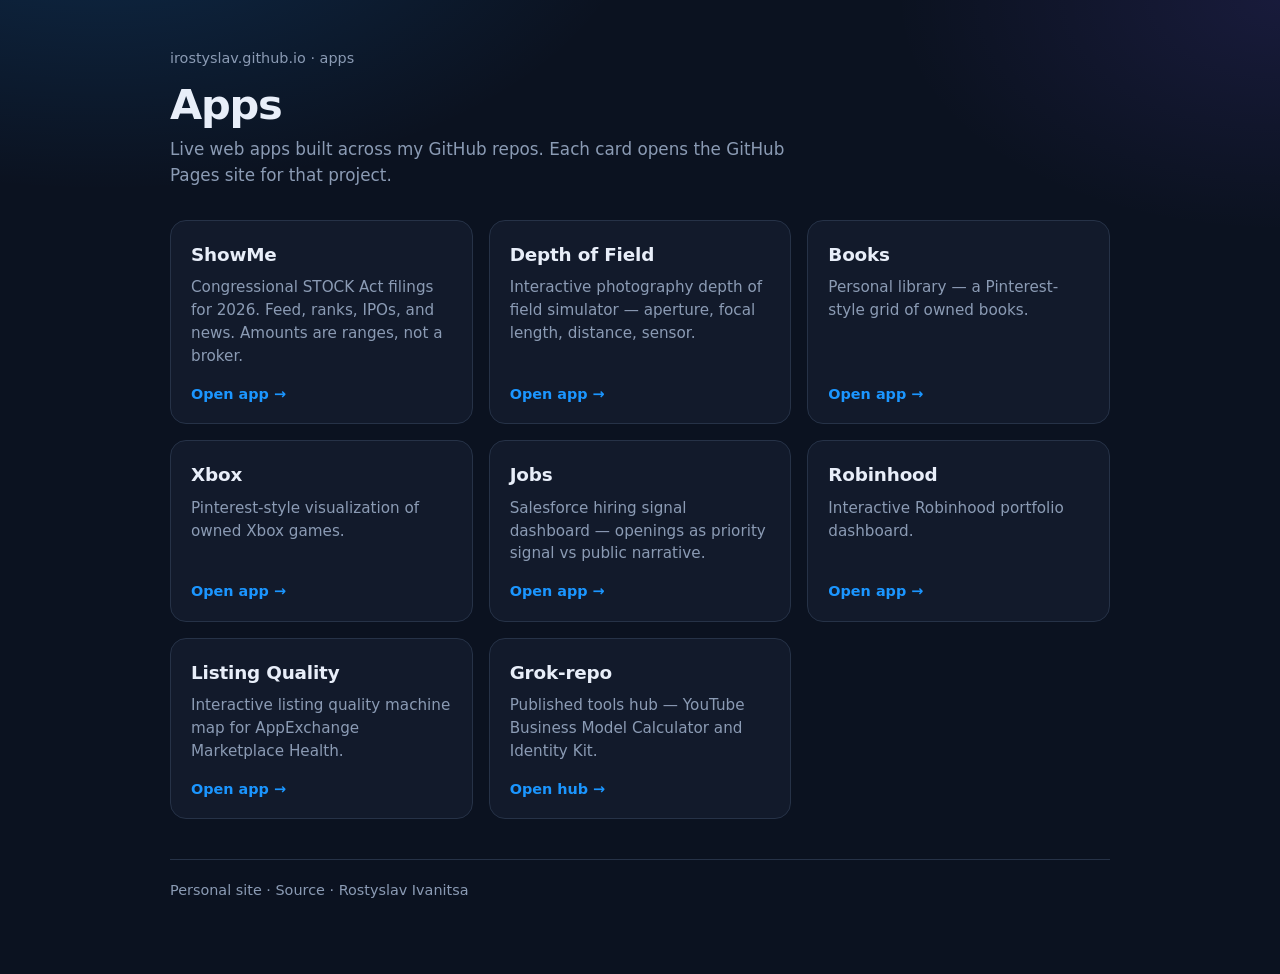
<file: index.html>
<!DOCTYPE html>
<html lang="en">
<head>
  <meta name="robots" content="noindex, nofollow, noarchive, nosnippet, noimageindex, noai, noimageai" />
  <meta name="googlebot" content="noindex, nofollow, noarchive, nosnippet" />
  <meta name="tdm-reservation" content="1" />
  <link rel="tdm-reservation" href="/.well-known/tdmrep.json" />

  <meta charset="UTF-8" />
  <meta name="viewport" content="width=device-width, initial-scale=1" />
  <meta name="description" content="Live web apps by Rostyslav Ivanitsa — books, games, hiring signals, portfolio, and more." />
  <title>Apps — Rostyslav Ivanitsa</title>
  <link rel="stylesheet" href="styles.css" />
</head>
<body>
  <div class="wrap">
    <header class="hero">
      <p class="eyebrow"><a href="https://irostyslav.github.io/">irostyslav.github.io</a> · apps</p>
      <h1>Apps</h1>
      <p class="lede">Live web apps built across my GitHub repos. Each card opens the GitHub Pages site for that project.</p>
    </header>

    <main class="grid" aria-label="Published apps">
      <a class="card" href="https://irostyslav.github.io/apps/showme/" target="_blank" rel="noopener noreferrer">
        <h2>ShowMe</h2>
        <p>Congressional STOCK Act filings for 2026. Feed, ranks, IPOs, and news. Amounts are ranges, not a broker.</p>
        <span class="cta">Open app</span>
      </a>

      <a class="card" href="https://irostyslav.github.io/apps/depth-of-field/" target="_blank" rel="noopener noreferrer">
        <h2>Depth of Field</h2>
        <p>Interactive photography depth of field simulator — aperture, focal length, distance, sensor.</p>
        <span class="cta">Open app</span>
      </a>

      <a class="card" href="https://irostyslav.github.io/Books/" target="_blank" rel="noopener noreferrer">
        <h2>Books</h2>
        <p>Personal library — a Pinterest-style grid of owned books.</p>
        <span class="cta">Open app</span>
      </a>

      <a class="card" href="https://irostyslav.github.io/Xbox/" target="_blank" rel="noopener noreferrer">
        <h2>Xbox</h2>
        <p>Pinterest-style visualization of owned Xbox games.</p>
        <span class="cta">Open app</span>
      </a>

      <a class="card" href="https://irostyslav.github.io/Jobs/" target="_blank" rel="noopener noreferrer">
        <h2>Jobs</h2>
        <p>Salesforce hiring signal dashboard — openings as priority signal vs public narrative.</p>
        <span class="cta">Open app</span>
      </a>

      <a class="card" href="https://irostyslav.github.io/Robinhood/" target="_blank" rel="noopener noreferrer">
        <h2>Robinhood</h2>
        <p>Interactive Robinhood portfolio dashboard.</p>
        <span class="cta">Open app</span>
      </a>

      <a class="card" href="https://irostyslav.github.io/lq-machine/" target="_blank" rel="noopener noreferrer">
        <h2>Listing Quality</h2>
        <p>Interactive listing quality machine map for AppExchange Marketplace Health.</p>
        <span class="cta">Open app</span>
      </a>

      <a class="card" href="https://irostyslav.github.io/Grok-repo/" target="_blank" rel="noopener noreferrer">
        <h2>Grok-repo</h2>
        <p>Published tools hub — YouTube Business Model Calculator and Identity Kit.</p>
        <span class="cta">Open hub</span>
      </a>
    </main>

    <footer class="foot">
      <p>
        <a href="https://irostyslav.github.io/" target="_blank" rel="noopener noreferrer">Personal site</a>
        ·
        <a href="https://github.com/irostyslav/apps" target="_blank" rel="noopener noreferrer">Source</a>
        ·
        Rostyslav Ivanitsa
      </p>
    </footer>
  </div>
</body>
</html>
</file>
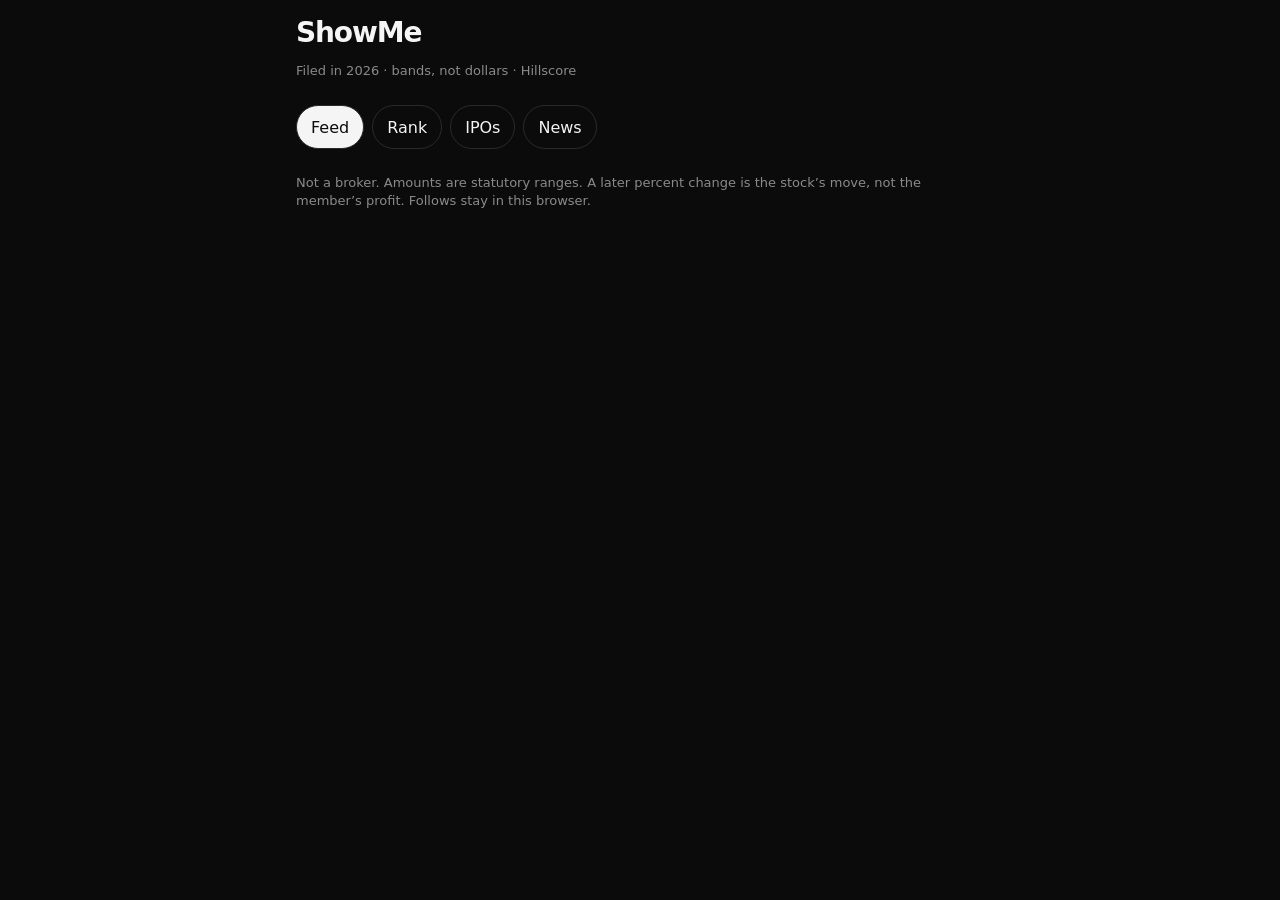
<file: showme/index.html>
<!DOCTYPE html>
<html lang="en">
<head>
<meta name="robots" content="noindex, nofollow, noarchive, nosnippet, noimageindex, noai, noimageai" />
<meta name="googlebot" content="noindex, nofollow" />
<meta name="tdm-reservation" content="1" />
<link rel="tdm-reservation" href="/.well-known/tdmrep.json" />
<meta charset="utf-8" />
<meta name="viewport" content="width=device-width, initial-scale=1, viewport-fit=cover" />
<meta name="description" content="Congressional STOCK Act filings disclosed in 2026. Amounts are ranges. Not a broker." />
<meta name="theme-color" content="#0B0B0B" />
<title>ShowMe</title>
<style>
:root { color-scheme: dark; --canvas:#0B0B0B; --surface:#161616; --line:#2A2A2A; --up:#00C805; --down:#FF5000; --ink:#F5F5F5; --mute:#8A8A8A; --tap:44px; }
* { box-sizing: border-box; }
html, body { margin:0; background:var(--canvas); color:var(--ink); font-family: Inter, system-ui, sans-serif; }
button, a { font: inherit; color: inherit; }
button, [role="button"] { cursor: pointer; }
a { text-decoration: none; }
button { background: none; border: 0; }
.app { max-width: 720px; margin: 0 auto; padding: 16px 16px 96px; }
h1 { font-size: 28px; letter-spacing: -0.04em; margin: 0; }
.sub, .meta, .fine { color: var(--mute); font-size: 13px; line-height: 1.4; }
.row { display: grid; grid-template-columns: 44px 1fr auto; gap: 12px; align-items: center; min-height: 64px; border-top: 1px solid var(--line); padding: 8px 0; }
.av { width: 44px; height: 44px; border-radius: 999px; background: var(--surface); display: grid; place-items: center; font-weight: 600; }
.name { font-weight: 600; }
.buy { color: var(--up); } .sell { color: var(--down); }
.pills, .tabs { display: flex; gap: 8px; overflow: auto; padding: 12px 0; }
.pill, .tab, .btn { min-height: var(--tap); border: 1px solid var(--line); border-radius: 999px; padding: 0 14px; }
.pill.on, .tab.on { background: var(--ink); color: var(--canvas); }
.tabs { position: sticky; top: 0; background: var(--canvas); z-index: 2; }
input { width: 100%; height: 48px; border-radius: 999px; border: 1px solid var(--line); background: var(--surface); color: var(--ink); padding: 0 16px; font-size: 16px; }
.card { border-top: 1px solid var(--line); padding: 12px 0; }
h2 { font-size: 13px; letter-spacing: 0.04em; text-transform: uppercase; color: var(--mute); margin: 22px 0 8px; }
.num { font-variant-numeric: tabular-nums; text-align: right; }
</style>
</head>
<body>
<div class="app">
  <h1>ShowMe</h1>
  <p class="sub">Filed in 2026 · bands, not dollars · <a href="https://hillscore.com/data/">Hillscore</a></p>
  <nav class="tabs" aria-label="Primary">
    <button class="tab on" data-view="feed" type="button">Feed</button>
    <button class="tab" data-view="rank" type="button">Rank</button>
    <button class="tab" data-view="ipos" type="button">IPOs</button>
    <button class="tab" data-view="news" type="button">News</button>
  </nav>
  <div id="root"></div>
  <p class="fine">Not a broker. Amounts are statutory ranges. A later percent change is the stock’s move, not the member’s profit. Follows stay in this browser.</p>
</div>
<script src="data.js"></script>
<script>
const D = window.SHOWME;
const people = Object.fromEntries(D.people.map(p => [p.id, p]));
const KEY = "showme.follows";
let follows = {people:[], tickers:[]};
try { follows = JSON.parse(localStorage.getItem(KEY)) || follows; } catch (e) {}
function save() { localStorage.setItem(KEY, JSON.stringify(follows)); }
function initials(name){ const b=name.split(" ").filter(Boolean); return ((b[0]||"")[0]||"") + ((b.length>1?b[b.length-1][0]:"")||""); }
function money(n){ if(n>=1e6) return "$"+(n/1e6).toFixed(n>=1e7?0:1)+"M est."; if(n>=10000) return "$"+Math.round(n/1000)+"k est."; return "$"+Math.round(n).toLocaleString("en-US")+" est."; }
function seat(p){ return [p.chamber, p.party+"-"+p.state].filter(Boolean).join(" · "); }
let view="feed", filter="all", q="", limit=40;
const root=document.getElementById("root");
document.querySelectorAll(".tab").forEach(btn => btn.addEventListener("click", () => { view=btn.dataset.view; limit=40; document.querySelectorAll(".tab").forEach(b=>b.classList.toggle("on", b===btn)); draw(); }));
function rows(){
  let list=D.trades;
  const needle=q.trim().toLowerCase();
  if(needle){
    list=list.filter(t => {
      const p=people[t[1]];
      return t[2].toLowerCase().includes(needle) || t[3].toLowerCase().includes(needle) || (p&&p.name.toLowerCase().includes(needle));
    });
  }
  if(filter==="buys") list=list.filter(t=>t[4]==="buy");
  if(filter==="sells") list=list.filter(t=>t[4]==="sell");
  if(filter==="late") list=list.filter(t => (Date.parse(t[8])-Date.parse(t[7]))/86400000 > 45);
  if(filter==="watch") {
    const ps=new Set(follows.people), ts=new Set(follows.tickers);
    list=list.filter(t => ps.has(t[1]) || ts.has(t[2]));
  }
  return list;
}
function draw(){
  if(view==="feed") return feed();
  if(view==="rank") return rank();
  if(view==="ipos") return ipos();
  return news();
}
function feed(){
  const list=rows();
  const shown=list.slice(0, limit);
  const pills=["all","buys","sells","late","watch"].map(id => `<button class="pill${filter===id?" on":""}" data-f="${id}" type="button">${id==="watch"?"Watchlist":id[0].toUpperCase()+id.slice(1)}</button>`).join("");
  root.innerHTML = `<input id="q" placeholder="Member, ticker, or company" value="${q.replace(/"/g,""")}" />
    <div class="pills">${pills}</div>
    <p class="fine">${list.length.toLocaleString("en-US")} filings in this filter.</p>
    ${shown.map(rowHtml).join("")}
    ${shown.length<list.length?`<p><button class="btn" id="more" type="button">Show more · ${(list.length-shown.length).toLocaleString("en-US")} left</button></p>`:""}`;
  const input=document.getElementById("q");
  input.addEventListener("input", () => { q=input.value; limit=40; draw(); input.focus(); });
  root.querySelectorAll("[data-f]").forEach(b => b.addEventListener("click", () => { filter=b.dataset.f; limit=40; draw(); }));
  const more=document.getElementById("more");
  if(more) more.addEventListener("click", () => { limit+=40; draw(); });
  root.querySelectorAll("[data-follow]").forEach(b => b.addEventListener("click", () => {
    const [kind,id]=b.dataset.follow.split(":");
    const arr=kind==="p"?follows.people:follows.tickers;
    const i=arr.indexOf(id);
    if(i>=0) arr.splice(i,1); else arr.push(id);
    save(); draw();
  }));
}
function rowHtml(t){
  const p=people[t[1]]||{name:t[1],chamber:"",party:"",state:""};
  const verb=t[4]==="buy"?"Bought":"Sold";
  const onP=follows.people.includes(t[1]);
  return `<article class="row">
    <div class="av">${initials(p.name).toUpperCase()}</div>
    <div><div class="name">${p.name}</div><div class="meta">${seat(p)} · filed ${t[8].slice(5)} · traded ${t[7].slice(5)}</div></div>
    <div class="num"><div class="${t[4]}">${verb} ${t[2]}</div><div class="meta">${t[6]}</div>
      <button type="button" data-follow="p:${t[1]}">${onP?"Following":"Follow"}</button></div>
  </article>`;
}
function rank(){
  const block=(title, rows, moneyish)=>`<h2>${title}</h2>`+rows.map(r=>`<div class="card"><div class="name">${r.name}</div><div class="meta">${r.detail}</div><div class="num">${moneyish?money(r.value):""}</div></div>`).join("");
  root.innerHTML = `<h2>Alerts</h2>`+D.patterns.map(p=>`<div class="card"><div class="name">${p.title}</div><div class="meta">${p.detail}${p.ticker?` · ${p.ticker}`:""}</div></div>`).join("")
    + block("Top buyers", D.buyers, true)
    + block("Top sellers", D.sellers, true)
    + `<h2>Move after a disclosed buy</h2><p class="fine">The stock’s later change. Not profit.</p>`
    + D.after.map(m=>`<div class="card"><div class="name">${m.ticker} · ${m.name}</div><div class="meta">Bought ${m.tradedAt}${m.sector?` · ${m.sector}`:""}</div><div class="num ${m.ret>=0?"buy":"sell"}">${m.ret>0?"+":""}${m.ret.toFixed(2)}% ${m.label}</div></div>`).join("")
    + `<h2>Day movers</h2><p class="fine">Delayed Yahoo snapshot, 22 Sep 2026, only for symbols stored with the extract.</p>`
    + D.movers.map(q=>`<div class="card"><div class="name">${q.symbol}</div><div class="num ${q.day>=0?"buy":"sell"}">${q.price.toFixed(2)} · ${q.day>0?"+":""}${q.day.toFixed(2)}%</div></div>`).join("");
}
function ipos(){
  root.innerHTML = `<p class="fine">A short public calendar. Not every listing.</p>`
    + ["Upcoming","Recent"].map(status => `<h2>${status}</h2>` + D.ipos.filter(i=>i.status===status).map(i=>`<a class="card" href="${i.href}" target="_blank" rel="noreferrer"><div class="name">${i.ticker} · ${i.name}</div><div class="meta">${i.when} · ${i.detail}</div><div class="meta">${i.source}</div></a>`).join("")).join("");
}
function news(){
  root.innerHTML = D.news.map(n=>`<a class="card" href="${n.href}" target="_blank" rel="noreferrer"><div class="name">${n.title}</div><div class="meta">${n.date} · ${n.source}</div><div class="meta">${n.detail}</div></a>`).join("");
}
draw();
</script>
</body>
</html>
</file>
<file: styles.css>
:root {
  --bg: #0b1220;
  --panel: #121a2b;
  --panel-hover: #162033;
  --border: #263247;
  --text: #e8eef9;
  --muted: #8b9bb4;
  --accent: #1b96ff;
  --accent-soft: rgba(27, 150, 255, 0.18);
  --radius: 16px;
}

* { box-sizing: border-box; }

html { color-scheme: dark; }

body {
  margin: 0;
  min-height: 100vh;
  font-family: system-ui, -apple-system, Segoe UI, Roboto, Helvetica, Arial, sans-serif;
  background:
    radial-gradient(900px 480px at 8% -10%, var(--accent-soft), transparent 60%),
    radial-gradient(700px 420px at 100% 0%, rgba(120, 90, 255, 0.12), transparent 55%),
    var(--bg);
  color: var(--text);
  line-height: 1.5;
}

a { color: var(--accent); }

.wrap {
  max-width: 980px;
  margin: 0 auto;
  padding: 48px 20px 72px;
}

.hero { margin-bottom: 32px; }

.eyebrow {
  margin: 0 0 12px;
  font-size: 0.9rem;
  color: var(--muted);
}

.eyebrow a {
  color: var(--muted);
  text-decoration: none;
}

.eyebrow a:hover { color: var(--text); }

h1 {
  margin: 0 0 10px;
  font-size: clamp(2rem, 4vw, 2.6rem);
  letter-spacing: -0.03em;
  line-height: 1.1;
}

.lede {
  margin: 0;
  max-width: 40rem;
  color: var(--muted);
  font-size: 1.05rem;
}

.grid {
  display: grid;
  grid-template-columns: repeat(auto-fill, minmax(260px, 1fr));
  gap: 16px;
}

.card {
  display: flex;
  flex-direction: column;
  gap: 8px;
  padding: 20px 20px 18px;
  background: var(--panel);
  border: 1px solid var(--border);
  border-radius: var(--radius);
  text-decoration: none;
  color: inherit;
  transition: border-color 0.15s ease, transform 0.15s ease, background 0.15s ease;
  min-height: 168px;
}

.card:hover,
.card:focus-visible {
  border-color: var(--accent);
  background: var(--panel-hover);
  transform: translateY(-2px);
  outline: none;
}

.card h2 {
  margin: 0;
  font-size: 1.15rem;
  letter-spacing: -0.01em;
}

.card p {
  margin: 0;
  flex: 1;
  color: var(--muted);
  font-size: 0.95rem;
}

.cta {
  margin-top: 8px;
  color: var(--accent);
  font-size: 0.9rem;
  font-weight: 600;
}

.cta::after { content: " →"; }

.foot {
  margin-top: 40px;
  padding-top: 20px;
  border-top: 1px solid var(--border);
  color: var(--muted);
  font-size: 0.9rem;
}

.foot p { margin: 0; }

.foot a {
  color: var(--muted);
  text-decoration: none;
}

.foot a:hover { color: var(--text); }

@media (prefers-reduced-motion: reduce) {
  .card { transition: none; }
  .card:hover, .card:focus-visible { transform: none; }
}
</file>
